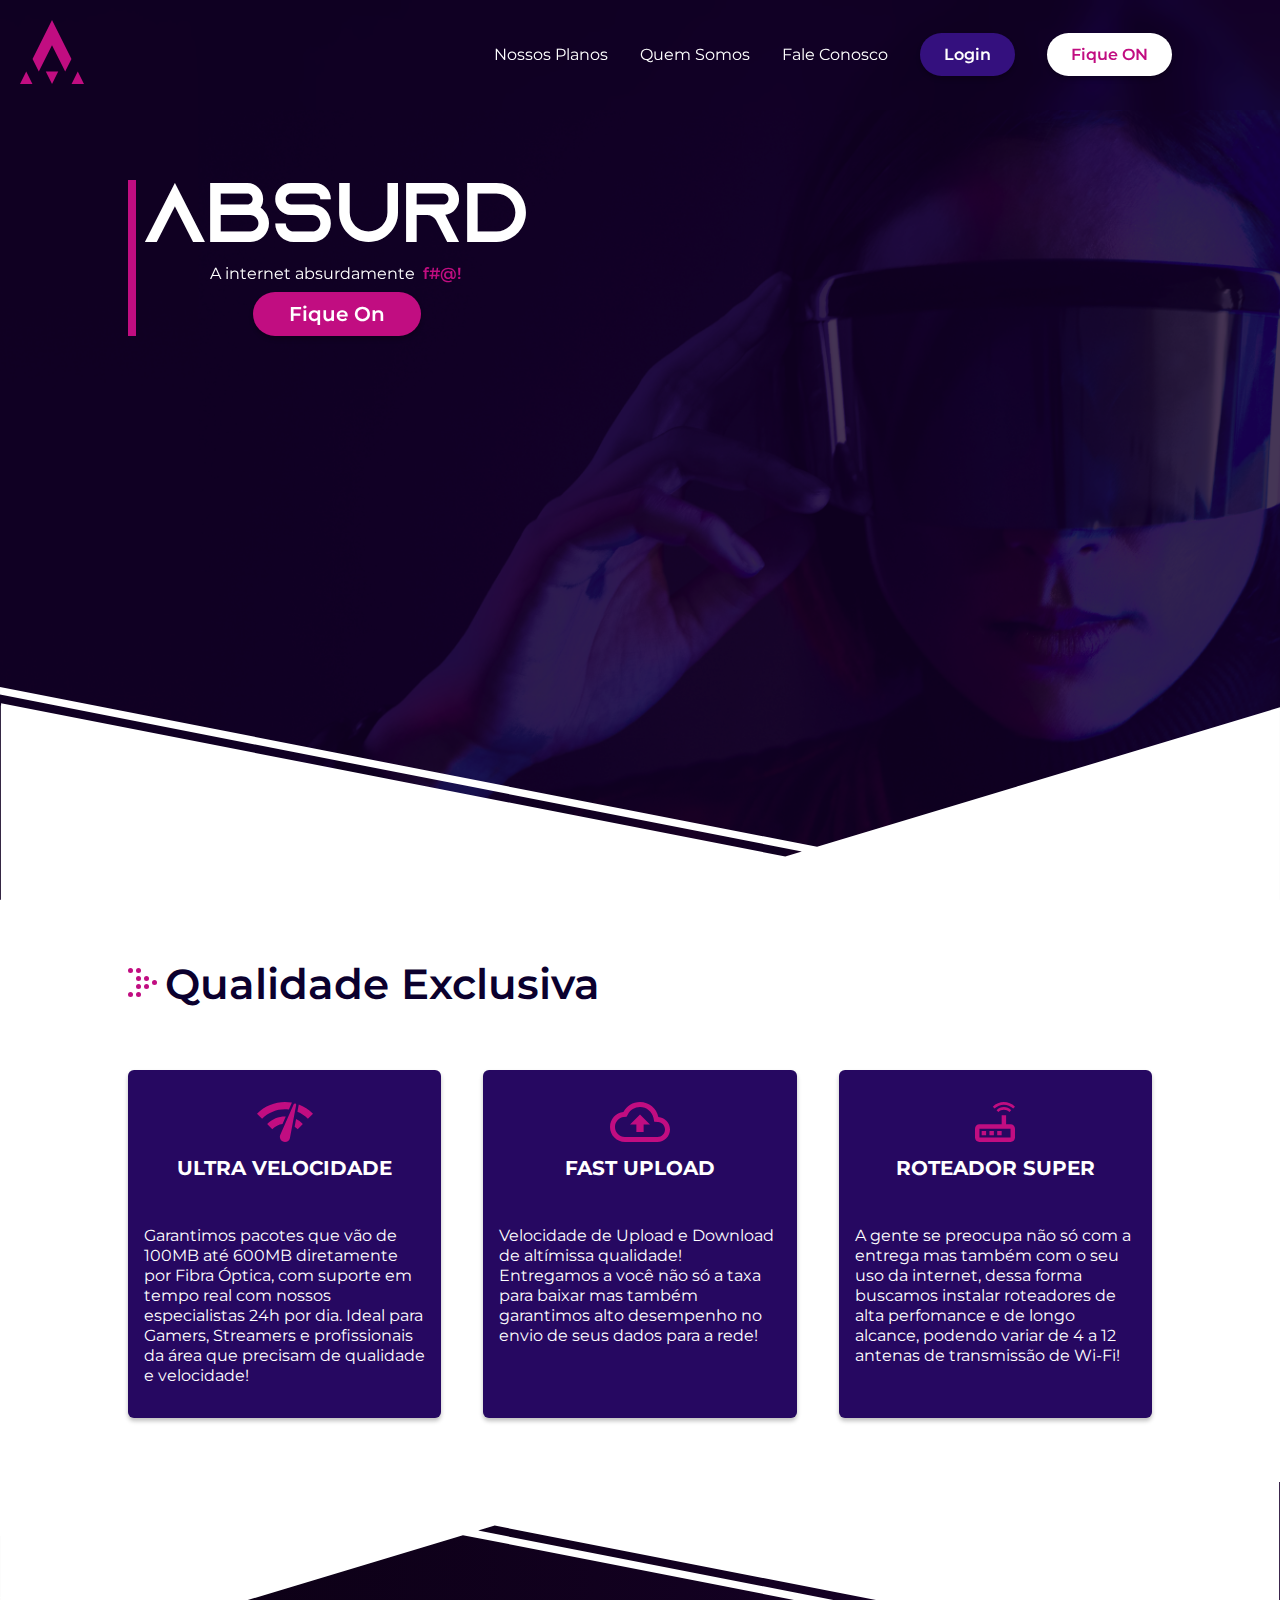
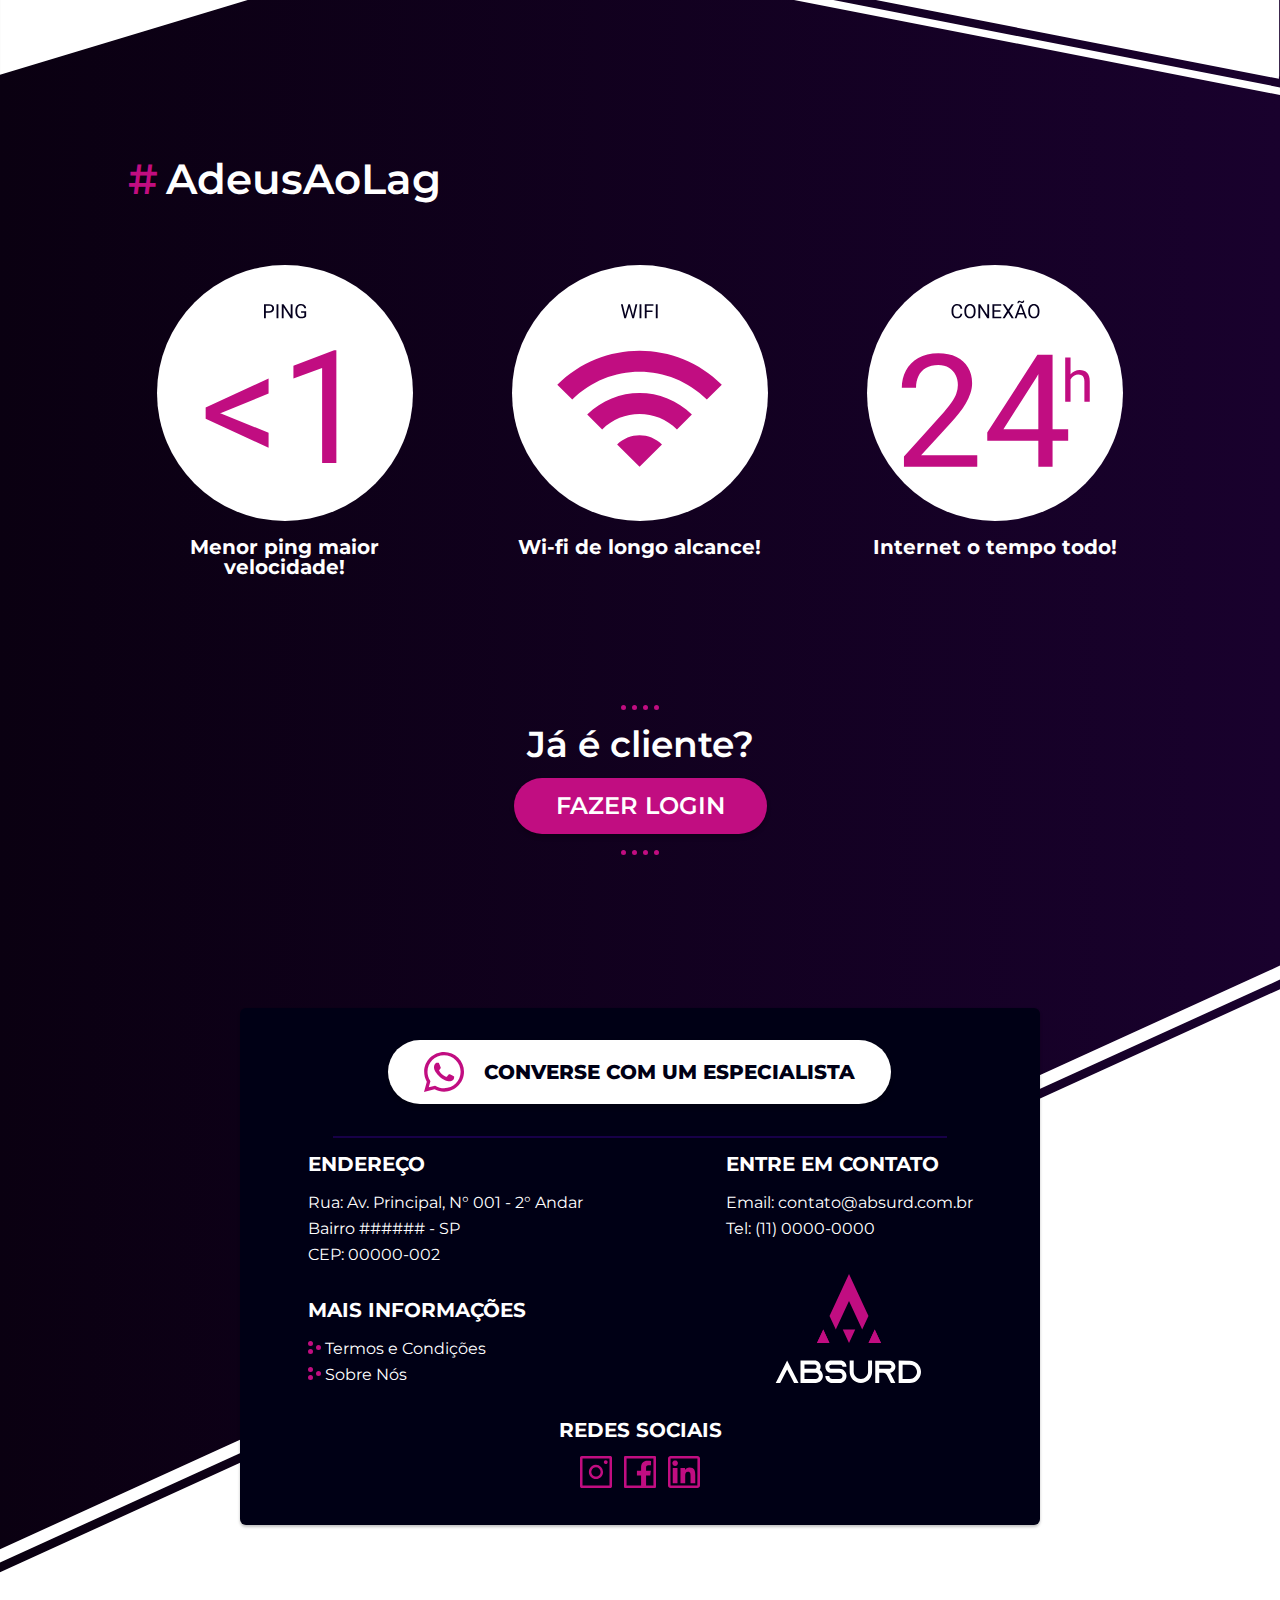
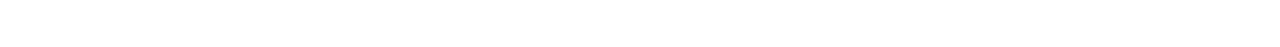
<file: Index.html>
<!DOCTYPE html>
<html lang="pt-br">

<head>
    <meta charset="UTF-8">
    <meta http-equiv="X-UA-Compatible" content="IE=edge">
    <meta name="viewport" content="width=device-width, initial-scale=1.0">
    <title>Absurd Net</title>

    <link rel="stylesheet" type="text/css" href="CSS/style.css">
    <link rel="stylesheet" type="text/css" href="CSS/main.css">
    <link rel="preconnect" href="https://fonts.googleapis.com">
    <link rel="preconnect" href="https://fonts.gstatic.com" crossorigin>
    <link href="https://fonts.googleapis.com/css2?family=Montserrat:wght@400;600;700;800&family=Reem+Kufi:wght@500&display=swap" rel="stylesheet">
</head>

<body>
    <nav>
        <ul>
            <div class="menu">
                <div class="logo-menu">
                    <a href="Index.html"><img src="Images/LOGO-MENU.svg" alt="logo"></a>
                </div>
                <div class="itens-menu">
                    <li><a href="NossosPlanos.html">Nossos Planos</a></li>
                    <li><a href="QuemSomos.html">Quem Somos</a></li>
                    <li><a href="Contato.html">Fale Conosco</a></li>
                    <li><a class="btn-m btn-bg-violet" href="Login.html">Login</a></li>
                    <li><a class="btn-m btn-bg-white" href="NossosPlanos.html">Fique ON</a></li>
                </div>
            </div>
            <div class="menu bg-blur">
            </div>
        </ul>
    </nav>
    <div class="cta-inicio">
        <div class="cta-itens">
            <h1>ABSURD</h1>
            <div>
                <p>A internet absurdamente
                <p id="destaque-slogan">f#@!</p>
                </p>
            </div>
            <a href="##" class="btn-l btn-bg-pink">Fique On</a>
        </div>
    </div>
    <div class="bg-image">
        <img src="Images/corte-bg-inicio.svg" alt="detalhe">
    </div>

    <section class="container" id="qld-exclusiva">
        <div class="section-title section-qld-exclusiva">
            <h2>Qualidade Exclusiva</h2>
        </div>

        <div class="elements-grid-3">
            <div class="bloc-item-violet align-center">
                <img src="Images/WIFI.svg">
                <h4>ULTRA VELOCIDADE</h4>
                <p>
                    Garantimos pacotes que vão de 100MB até 600MB diretamente por Fibra Óptica,
                    com suporte em tempo real com nossos especialistas 24h por dia. Ideal para Gamers, Streamers e profissionais da área que precisam de qualidade e velocidade!
                </p>
            </div>
            <div class="bloc-item-violet align-center">
                <img src="Images/UPLOAD.svg">
                <h4>FAST UPLOAD</h4>
                <p>
                    Velocidade de Upload e Download de altímissa qualidade! Entregamos a você não só a taxa para baixar mas também garantimos alto desempenho no envio de seus dados para a rede!
                </p>
            </div>
            <div class="bloc-item-violet align-center">
                <img src="Images/ROTEADOR.svg">
                <h4>ROTEADOR SUPER</h4>
                <p>
                    A gente se preocupa não só com a entrega mas também com o seu uso da internet, dessa forma buscamos instalar roteadores de alta perfomance e de longo alcance, podendo variar de 4 a 12 antenas de transmissão de Wi-Fi!
                </p>
            </div>
        </div>
    </section>

    <section id="adeus-lag">
        <div id="fim-qld-exclusiva">
            <img src="Images/corte-bg-fim.svg" alt="detalhe">
        </div>
        <div class="container">
            <div class="section-title">
                <h2 style="color: #c10d81; padding-right: 8px;">#</h2>
                <h2 style="color: #fff;">AdeusAoLag</h2>
            </div>
            <div id="topic-section-lag" class="elements-grid space-128-bottom">
                <div class="align-center">
                    <img id="img-section-lag" src="Images/PING-1.svg" alt="ping menor que 1ms">
                    <h4>Menor ping maior velocidade!</h4>
                </div>
                <div class="align-center">
                    <img id="img-section-lag" src="Images/WIFI-ALCANCE.svg" alt="ping menor que 1ms">
                    <h4>Wi-fi de longo alcance!</h4>
                </div>
                <div class="align-center">
                    <img id="img-section-lag" src="Images/CONEXAO-24H.svg" alt="ping menor que 1ms">
                    <h4>Internet o tempo todo!</h4>
                </div>
            </div>
            <div class="align-center space-32-bottom">
                <img src="Images/BOLAS-LINHAS.svg" alt="detalhe">
                <h3 style="color: #fff;">Já é cliente?</h3>
                <a href="##" class="btn-xl btn-bg-pink">FAZER LOGIN</a>
                <img src="Images/BOLAS-LINHAS.svg" alt="detalhe">
            </div>
    </section>
    <footer>
        <div class="footer-bg">
            <div class="container-footer align-center">
                <div id="blc-wpp" class="space-32-bottom">
                    <a href="##" id="cta-wpp" class="btn-l btn-bg-white"><img src="Images/whatsapp.svg" alt="whatsapp"> CONVERSE COM UM ESPECIALISTA </a>
                </div>
                <div class="elements-footer">
                    <div>
                        <div class="space-16-bottom">
                            <h4>ENDEREÇO</h4>
                        </div>
                        <div class="space-32-bottom">
                            <p>Rua: Av. Principal, N° 001 - 2° Andar </p>
                            <p>Bairro ###### - SP</p>
                            <p>CEP: 00000-002</p>
                        </div>
                        <div>
                            <div class="space-16-bottom">
                                <h4>MAIS INFORMAÇÕES</h4>
                            </div>
                            <div>
                                <p><img src="Images/TRIANGULO.svg" alt="detalhe"> Termos e Condições</p>
                                <p><img src="Images/TRIANGULO.svg" alt="detalhe"> Sobre Nós</p>
                            </div>
                        </div>
                    </div>
                    <div>
                        <div class="space-16-bottom">
                            <h4>ENTRE EM CONTATO</h4>
                        </div>
                        <div class="space-32-bottom">
                            <p>Email: contato@absurd.com.br </p>
                            <p>Tel: (11) 0000-0000 </p>
                        </div>
                        <div id="logo-footer">
                            <img src="Images/LOGO-FULL-WHITE.svg" alt="Absurd Net">
                        </div>
                    </div>
                </div>
                <div class="social-footer">
                    <div class="space-16-bottom">
                        <h4>REDES SOCIAIS</h4>
                    </div>
                    <div class="img-social-footer">
                        <a href=""><img src="Images/INSTAGRAM.svg" alt="INSTAGRAM"></a>
                        <a href=""><img src="Images/FACEBOOK.svg" alt="INSTAGRAM"></a>
                        <a href=""><img src="Images/LINKEDIN.svg" alt="INSTAGRAM"></a>
                    </div>
                </div>
            </div>
        </div>
    </footer>


</body>

</html>
</file>
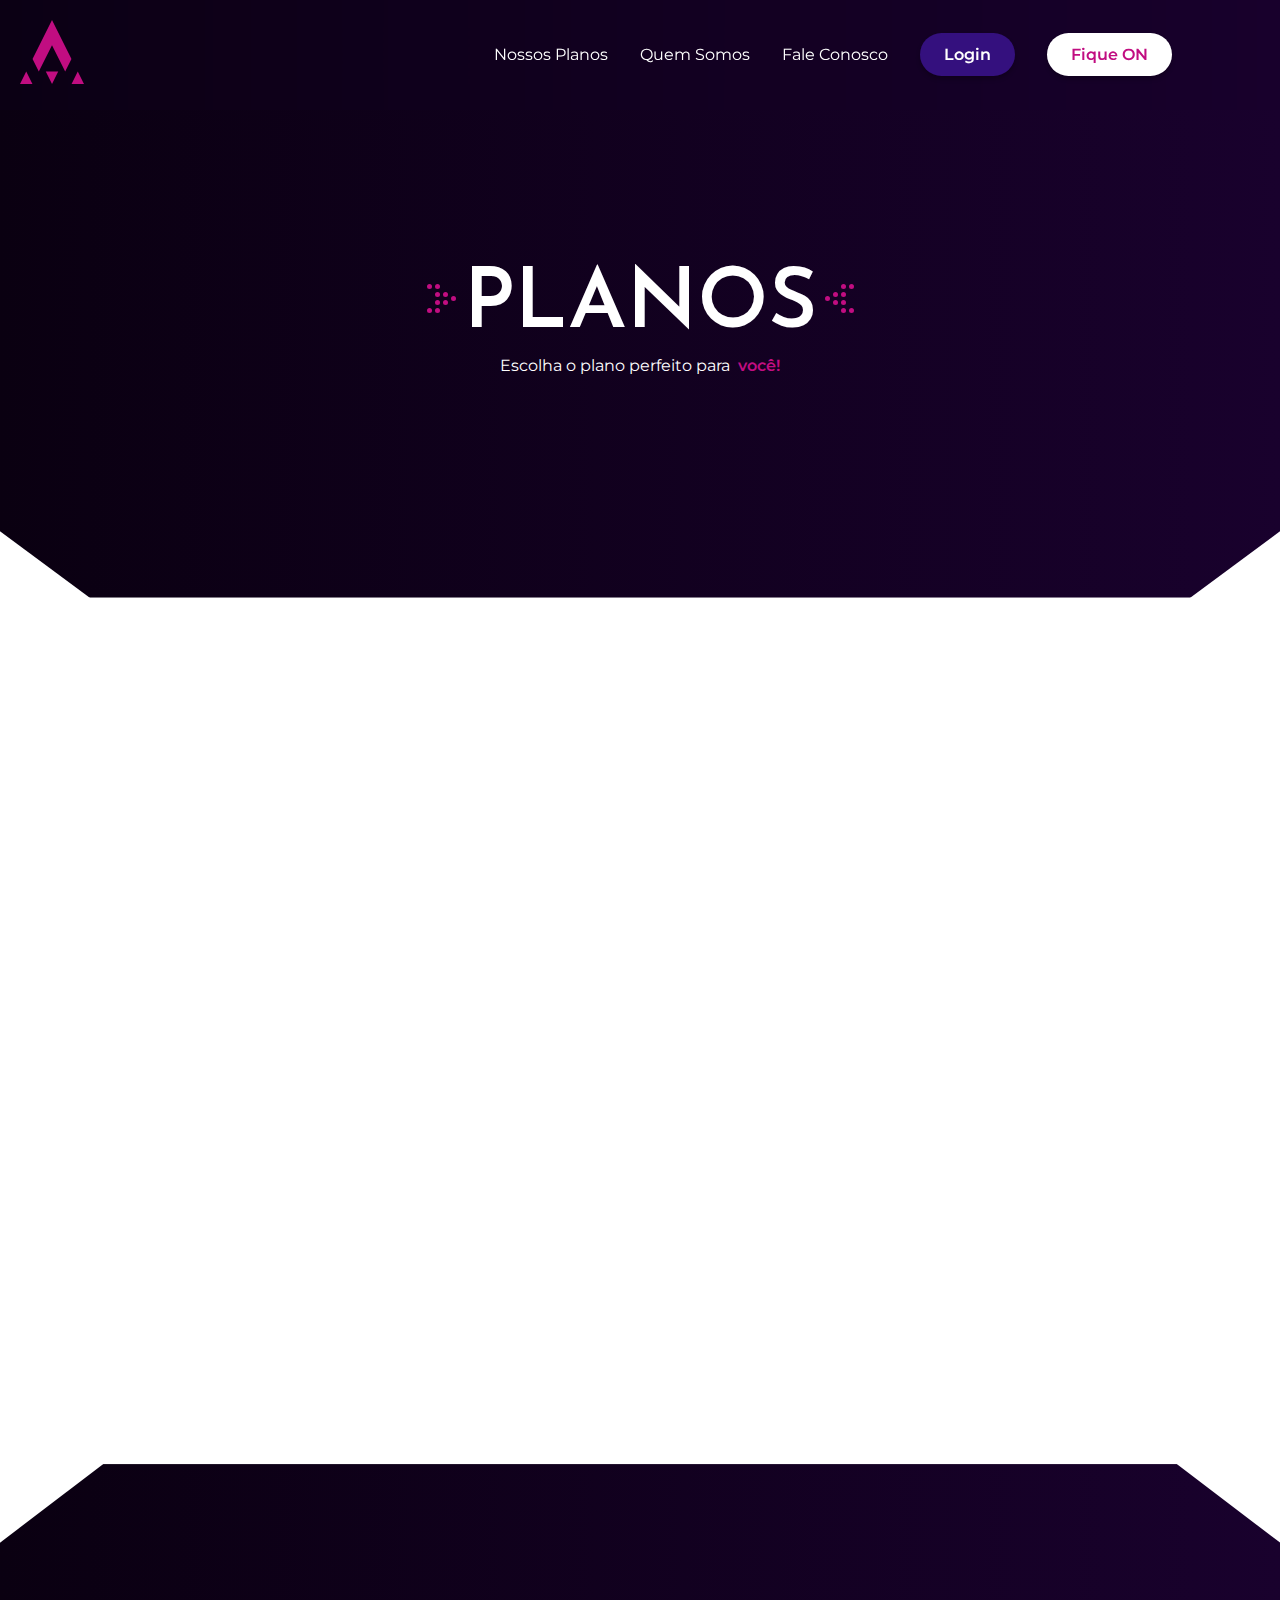
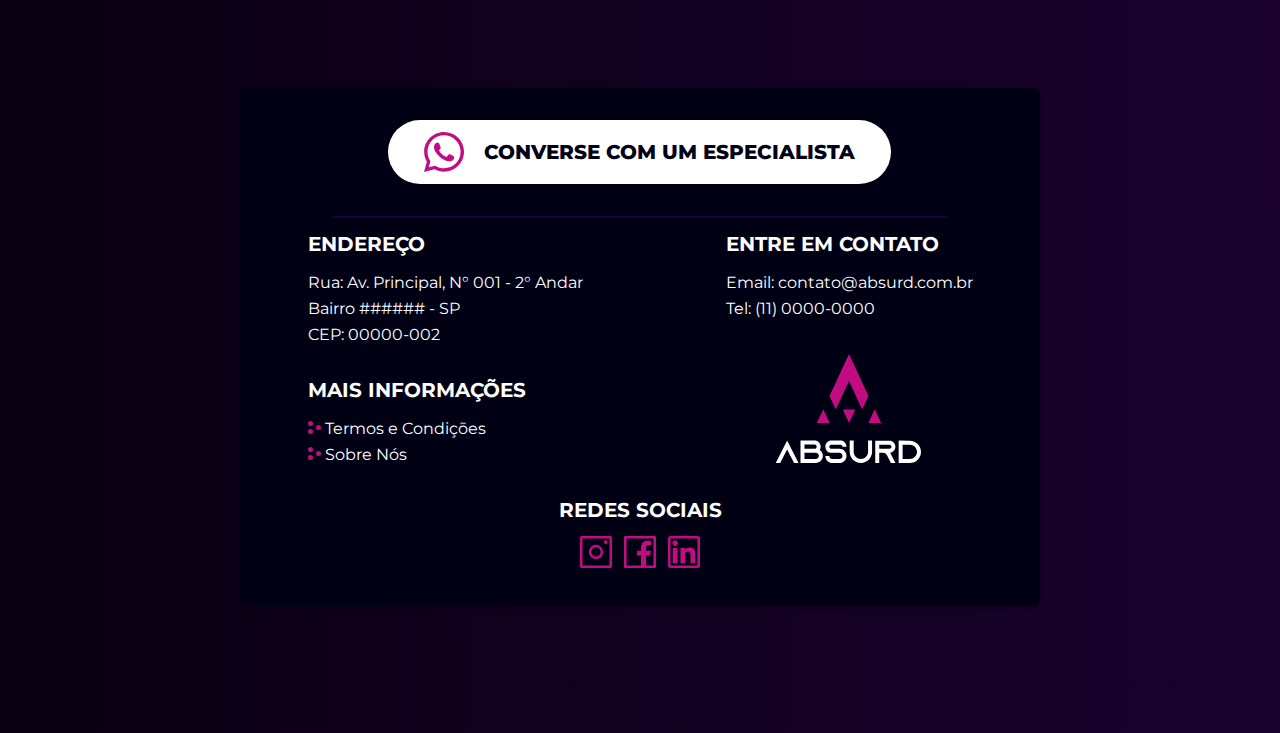
<file: NossosPlanos.html>
<!DOCTYPE html>
<html lang="pt-br">

<head>
  <meta charset="UTF-8">
  <meta http-equiv="X-UA-Compatible" content="IE=edge">
  <meta name="viewport" content="width=device-width, initial-scale=1.0">
  <title>Nossos Planos</title>

  <link rel="stylesheet" type="text/css" href="CSS/style.css">
  <link rel="stylesheet" type="text/css" href="CSS/main.css">
  <link rel="preconnect" href="https://fonts.googleapis.com">
  <link rel="preconnect" href="https://fonts.gstatic.com" crossorigin>
  <link href="https://fonts.googleapis.com/css2?family=Montserrat:wght@400;600;700;800&family=Reem+Kufi:wght@500&display=swap" rel="stylesheet">
</head>

<body>
  <div class="bg-all">
    <nav>
      <ul>
        <div class="menu">
          <div class="logo-menu">
            <a href="Index.html"><img src="Images/LOGO-MENU.svg" alt="logo"></a>
          </div>
          <div class="itens-menu">
            <li><a href="NossosPlanos.html">Nossos Planos</a></li>
            <li><a href="QuemSomos.html">Quem Somos</a></li>
            <li><a href="Contato.html">Fale Conosco</a></li>
            <li><a class="btn-m btn-bg-violet" href="Login.html">Login</a></li>
            <li><a class="btn-m btn-bg-white" href="NossosPlanos.html">Fique ON</a></li>
          </div>
        </div>
        <div class="menu bg-blur">
        </div>
      </ul>
    </nav>
    <div class="space-256-top align-center">

      <div id="title-planos">
        <img src="Images/DETALHE BOLAS FLECHA.svg" alt="">
        <h1>PLANOS</h1>
        <img id="detalhe-esquerda" src="Images/DETALHE BOLAS FLECHA.svg" alt="">
      </div>
      <div style="display: flex;">
        <p>Escolha o plano perfeito para
        <p id="destaque-slogan">você!</p>
        </p>
      </div>
    </div>
    <div class="section-planos space-32-bottom ">
      <div></div>

    </div>
    <footer>
      <div id="footer-planos" class="container-footer align-center">
        <div id="blc-wpp" class="space-32-bottom">
          <a href="##" id="cta-wpp" class="btn-l btn-bg-white"><img src="Images/whatsapp.svg" alt="whatsapp"> CONVERSE COM UM ESPECIALISTA </a>
        </div>
        <div class="elements-footer">
          <div>
            <div class="space-16-bottom">
              <h4>ENDEREÇO</h4>
            </div>
            <div class="space-32-bottom">
              <p>Rua: Av. Principal, N° 001 - 2° Andar </p>
              <p>Bairro ###### - SP</p>
              <p>CEP: 00000-002</p>
            </div>
            <div>
              <div class="space-16-bottom">
                <h4>MAIS INFORMAÇÕES</h4>
              </div>
              <div>
                <p><img src="Images/TRIANGULO.svg" alt="detalhe"> Termos e Condições</p>
                <p><img src="Images/TRIANGULO.svg" alt="detalhe"> Sobre Nós</p>
              </div>
            </div>
          </div>
          <div>
            <div class="space-16-bottom">
              <h4>ENTRE EM CONTATO</h4>
            </div>
            <div class="space-32-bottom">
              <p>Email: contato@absurd.com.br </p>
              <p>Tel: (11) 0000-0000 </p>
            </div>
            <div id="logo-footer">
              <img src="Images/LOGO-FULL-WHITE.svg" alt="Absurd Net">
            </div>
          </div>
        </div>
        <div class="social-footer">
          <div class="space-16-bottom">
            <h4>REDES SOCIAIS</h4>
          </div>
          <div class="img-social-footer">
            <a href=""><img src="Images/INSTAGRAM.svg" alt="INSTAGRAM"></a>
            <a href=""><img src="Images/FACEBOOK.svg" alt="INSTAGRAM"></a>
            <a href=""><img src="Images/LINKEDIN.svg" alt="INSTAGRAM"></a>
          </div>
        </div>
      </div>
    </footer>
  </div>
</body>

</html>
</file>
<file: CSS/style.css>
.menu {
  display: flex;
  padding: 20px 0px 0px 20px;
  align-items: center;
  width: 90%;
  justify-content: space-between;
  background-color: transparent;
  position: fixed;
  z-index: 4;
}

.bg-blur {
  width: 100% !important;
  height: 90px;
  background-color: rgba(17, 0, 40, 0.15);
  backdrop-filter: blur(10px);
  -webkit-backdrop-filter: blur(10px);
  z-index: 3 !important;
}

.itens-menu {
  display: flex;
  gap: 32px;
}

.itens-menu li {
  list-style: none;
}

.itens-menu a {
  color: #fff;
}

.itens-menu a:hover {
  color: #c10d81;
  font-weight: 600;
}

.bg-image {
  display: flex;
  align-items: flex-end;
  background-image: url(../Images/BG-INICIAL.png);
  max-width: 100%;
  height: 100vh;
  background-repeat: no-repeat;
  background-size: cover;
  background-position: center;
}
.bg-image::after {
  content: "";
  position: absolute;
  background-color: rgba(17, 0, 40, 0.5);
  display: block;
  width: 100%;
  height: 100%;
}
.bg-image img {
  z-index: 2;
  width: 100%;
}
.cta-inicio {
  position: absolute;
  top: 20%;
  left: 10%;
  z-index: 3;
}

.cta-itens {
  display: flex;
  flex-direction: column;
  align-items: center;
  border-left: 8px solid #c10d81;
  padding-left: 8px;
}

.cta-itens h1 {
  font-family: Azonix;
  color: #fff;
}

.cta-itens p {
  color: #fff;
  display: inline-block;
}

#destaque-slogan {
  padding-left: 8px;
  color: #c10d81;
  font-weight: 600;
  margin-bottom: 8px;
}

.container {
  display: flex;
  flex-direction: column;
  padding: 0px 10%;
}

#qld-exclusiva {
  background-color: #fff;
  padding-bottom: 64px;
}

.section-title {
  display: flex;
  align-items: center;
  padding: 64px 0px;
  color: #0b002e;
}
.section-qld-exclusiva::before {
  content: url("../Images/DETALHE-BOLAS-FLECHA.svg");
  padding-right: 8px;
}

.elements-grid {
  display: grid;
  grid-template-columns: 1fr 1fr 1fr;
  gap: 42px;
}

.bloc-item-violet a,
p,
h4 {
  color: #fff;
}

.bloc-item-violet h4 {
  padding-bottom: 32px;
}

#fim-qld-exclusiva img {
  float: inline-end;
  z-index: 2;
  width: 100%;
}

#adeus-lag {
  background: linear-gradient(269.98deg, #19012d 0%, #0a0011 99.97%);
}

#img-section-lag {
  width: 20vw;
}

#topic-section-lag h4 {
  text-align: center;
}

footer {
  position: relative;
  display: flex;
  align-items: center;
  justify-content: center;
  background: linear-gradient(269.98deg, #19012d 0%, #0a0011 99.97%);
}

.container-footer {
  width: 60%;
  background-color: #000015;
  padding: 32px 16px;
  border-radius: 6px;
  z-index: 2;

  box-shadow: 0px 2px 3px rgba(0, 0, 0, 0.25);
}

.footer-bg {
  display: flex;
  justify-content: center;
  align-items: center;
  width: 100%;
  height: 760px;
  background-image: url("../Images/Subtract.svg");
  background-repeat: no-repeat;
  background-size: cover;
  background-position: top;
}
#cta-wpp {
  display: flex;
  align-items: center;
  color: #000015 !important;
  gap: 20px;
  font-size: 20px;
  font-weight: 800;
}

#cta-wpp:hover {
  background-color: #000015;
  color: #fff !important;
  border: 1px solid #fff;
}

#cta-wpp:hover img {
  filter: brightness(100);
}

#blc-wpp {
  justify-content: center;
  display: flex;
  align-items: center;
  border-bottom: 2px solid #170048;
  width: 80%;
}

.elements-footer {
  width: 100%;
  gap: 40px;
  display: flex;
  justify-content: space-around;
}

.elements-footer p {
  padding: 3px 0px;
}

#logo-footer {
  display: flex;
  justify-content: center;
}

.social-footer {
  padding-top: 16px;
}

.img-social-footer {
  display: flex;
  justify-content: center;
  gap: 12px;
}

.img-social-footer img {
  width: 32px;
}

/* ======================== iniciando css da tela de nossos planos ========================= */
#title-planos {
  display: flex;
  align-items: center;
  gap: 8px;
}

#detalhe-esquerda {
  transform: scaleX(-1);
}
.section-planos {
  background-image: url("../Images/BG-PLANOS.svg");
  background-repeat: no-repeat;
  background-size: cover;
  background-position: center;
  height: 1400px;
  top: -60px;
  position: relative;
}

#footer-planos {
  position: relative !important;
  top: -128px;

  box-shadow: 0px 2px 4px rgba(0, 0, 0, 0.25);
}
</file>
<file: CSS/main.css>
* {
  margin: 0;
  padding: 0;
}
@font-face {
  font-family: Azonix;
  src: url(../Fonts/Azonix.otf);
}
h1 {
  font-family: "Reem Kufi", sans-serif;
  font-weight: 500;
  font-size: 5.25rem;
  line-height: 5.25rem;
  color: #fff;
}

h2 {
  font-family: "Montserrat", sans-serif;
  font-weight: 600;
  font-size: 2.6rem;
  line-height: 2.6rem;
}

h3 {
  font-family: "Montserrat", sans-serif;
  font-size: 2.25rem;
  line-height: 2.25rem;
  font-weight: 600;
}

h4 {
  font-family: "Montserrat", sans-serif;
  font-size: 1.25rem;
  font-weight: 700;
  line-height: 1.25rem;
}

h5 {
  font-family: "Montserrat", sans-serif;
  font-size: 1.25rem;
  font-weight: 400;
  line-height: 1.25rem;
}

p {
  font-family: "Montserrat", sans-serif;
  font-size: 1rem;
  font-weight: 400;
  line-height: 1.25rem;
}

a {
  font-family: "Montserrat", sans-serif;
  font-size: 1rem;
  font-weight: 400;
  line-height: 1.25rem;
  text-decoration: none;
}

.btn-s {
  font-size: 0.8rem;
  font-family: "Montserrat", sans-serif;
  padding: 6px 12px;
  transition: 0.3s;
}

.btn-m {
  font-size: 1rem;
  font-family: "Montserrat", sans-serif;
  padding: 12px 24px;
  transition: 0.3s;
}

.btn-l {
  font-size: 1.25rem;
  font-family: "Montserrat", sans-serif;
  padding: 12px 36px;
  transition: 0.3s;
}

.btn-xl {
  font-size: 1.5rem;
  font-family: "Montserrat", sans-serif;
  padding: 18px 42px;
  transition: 0.3s;
}

.btn-bg-pink {
  background-color: #c10d81;
  color: #fff;
  border-radius: 36px;
  font-weight: 600;
  box-shadow: 0px 3px 4px rgb(0 0 0 / 25%);
}
.btn-bg-pink:hover {
  color: #a5016c;
  background-color: #fff;
}

.btn-bg-violet {
  background-color: #34107e;
  color: #fff;
  border-radius: 36px;
  font-weight: 600;
  box-shadow: 0px 3px 4px rgb(0 0 0 / 25%);
}

.btn-bg-violet:hover {
  color: #260861 !important;
  background-color: #fff;
}

.btn-bg-white {
  background-color: #fff;
  color: #c10d81 !important;
  border-radius: 36px;
  font-weight: 600;
  box-shadow: 0px 3px 4px rgb(0 0 0 / 25%);
}

.btn-bg-white:hover {
  background-color: #c10d81;
  color: #fff !important;
}

.bloc-item-violet {
  background-color: #260861;
  padding: 32px 16px;
  border-radius: 6px;
  box-shadow: 0px 3px 4px rgb(0 0 0 / 25%);
}

.bloc-item-pink {
  background-color: #c10d81;
  padding: 32px 16px;
  border-radius: 6px;
  box-shadow: 0px 3px 4px rgb(0 0 0 / 25%);
}

.bloc-item-dark {
  background-color: #000015;
  padding: 32px 16px;
  border-radius: 6px;
  box-shadow: 0px 3px 4px rgb(0 0 0 / 25%);
}
.align-center {
  display: flex;
  flex-direction: column;
  align-items: center;
  justify-content: center;
  gap: 16px;
  justify-content: flex-start;
}

.relative-elements {
  display: flex;
  flex-wrap: wrap;
  gap: 40px;
  flex-direction: row;
  justify-content: space-between;
  width: 80%;
}

.space-16-bottom {
  padding-bottom: 16px;
}

.space-32-bottom {
  padding-bottom: 32px;
}
.space-64-bottom {
  padding-bottom: 64px;
}

.space-128-bottom {
  padding-bottom: 128px;
}

.space-16-top {
  padding-top: 16px;
}

.space-32-top {
  padding-top: 32px;
}
.space-64-top {
  padding-top: 64px;
}

.space-128-top {
  padding-top: 128px;
}

.space-256-top {
  padding-top: 256px;
}

.elements-grid-3 {
  width: 100%;
  display: grid;
  grid-template-columns: repeat(auto-fill, minmax(250px, 1fr));
  gap: 42px;
}
.elements-grid-2 {
  width: 100%;
  display: grid;
  grid-template-columns: 1fr 1fr;
  gap: 42px;
}

.bg-all {
  background: linear-gradient(269.98deg, #19012d 0%, #0a0011 99.97%);
}
</file>
